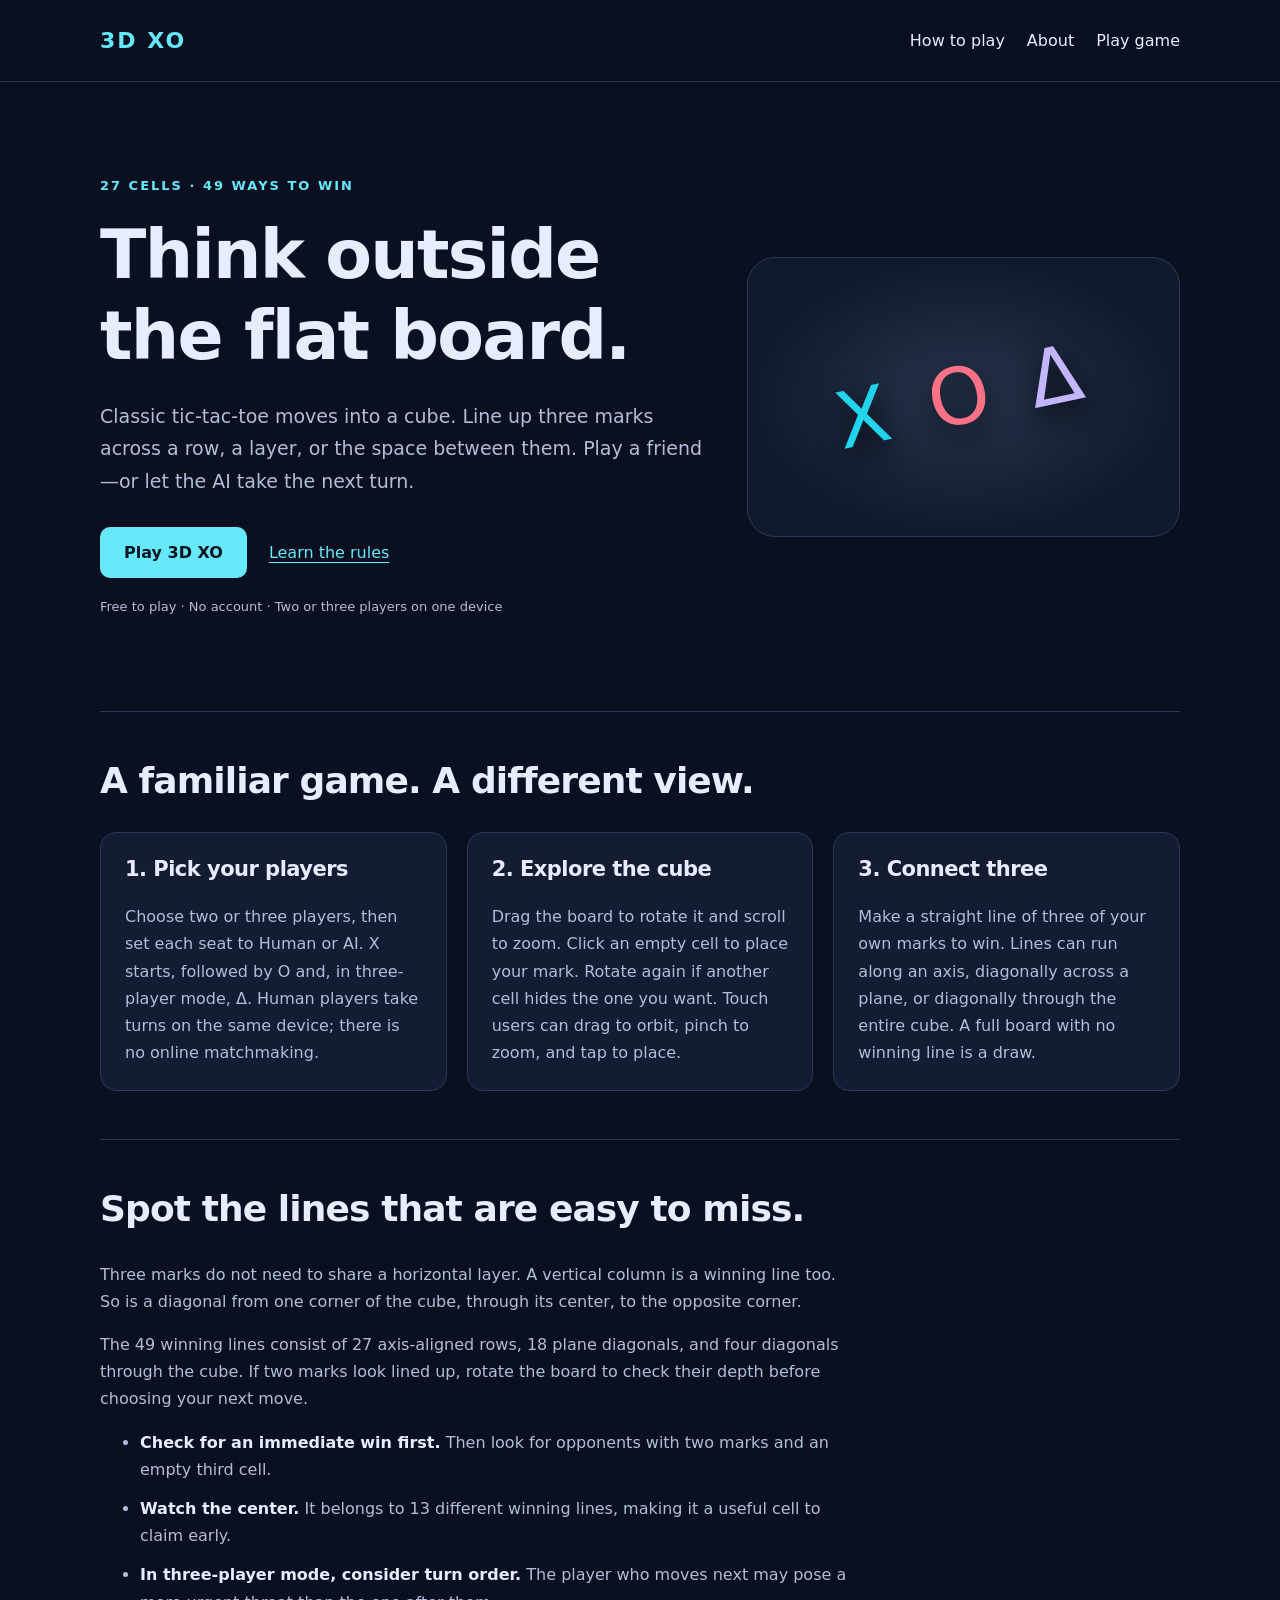
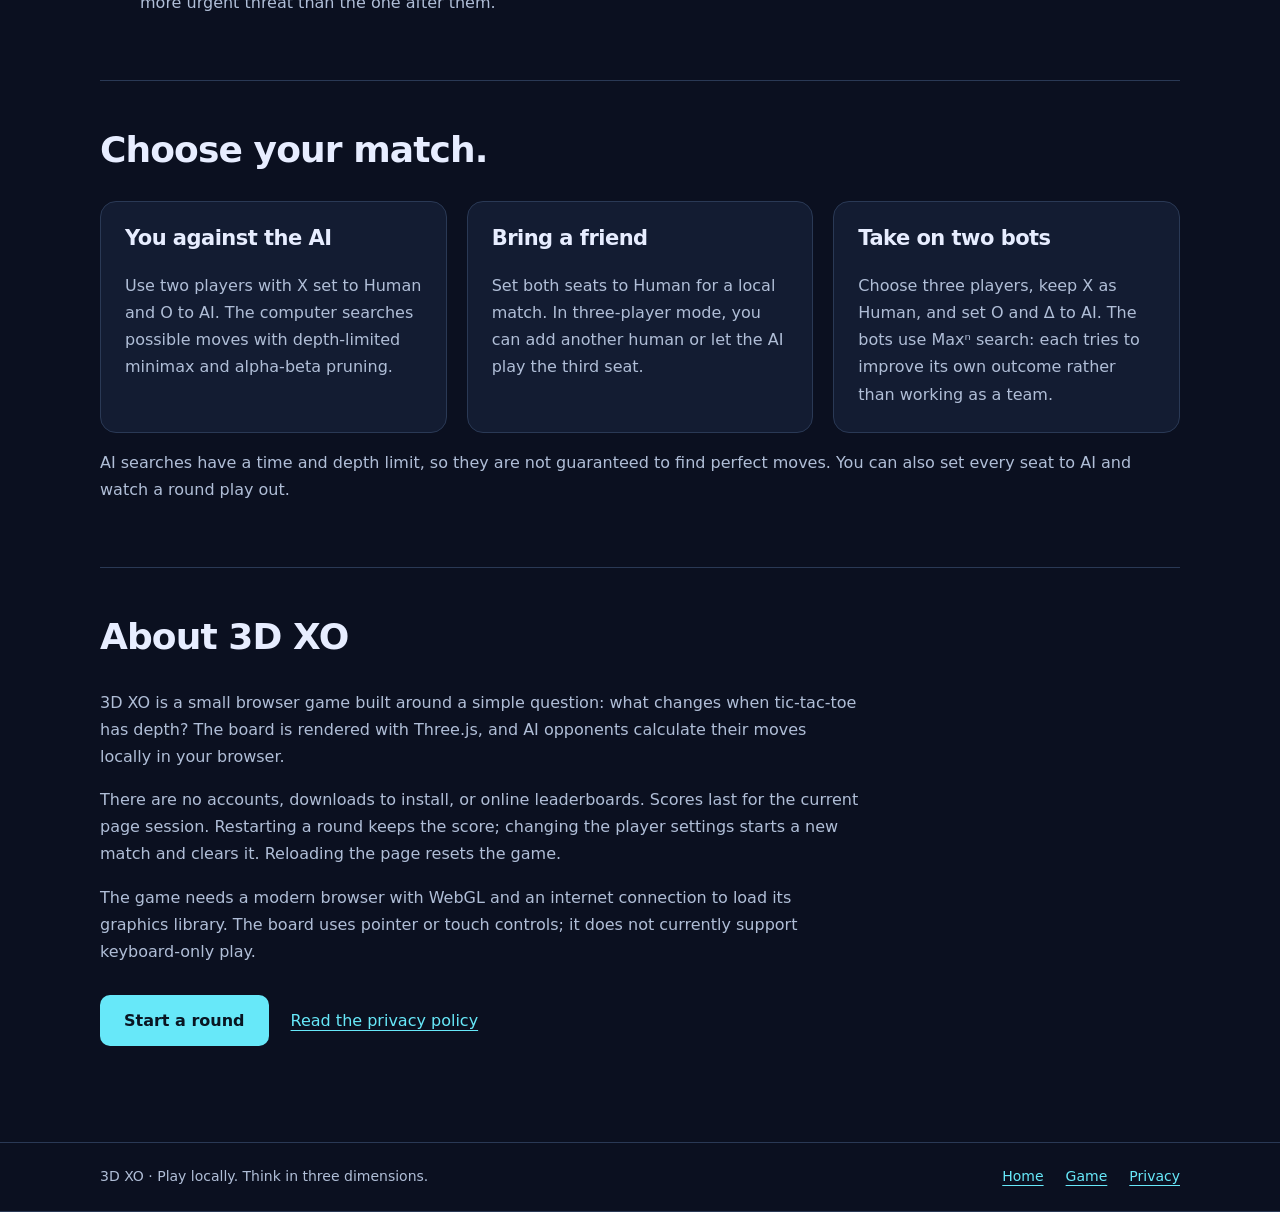
<file: index.html>
<!DOCTYPE html>
<html lang="en">
<head>
<meta charset="utf-8">
<meta name="viewport" content="width=device-width, initial-scale=1">
<meta name="description" content="Play 3D XO, a free 3×3×3 tic-tac-toe game for two or three players. Challenge local friends or AI opponents and learn to spot winning lines through the cube.">
<title>3D XO — Tic-tac-toe, with another dimension</title>
<link rel="stylesheet" href="site.css">
</head>
<body>
<header><nav class="wrap" aria-label="Main navigation"><a class="brand" href="index.html">3D XO</a><div class="links"><a href="#how-to-play">How to play</a><a href="#about">About</a><a href="xo-3d.html">Play game</a></div></nav></header>
<main class="wrap">
<div class="hero">
  <div><p class="eyebrow">27 cells · 49 ways to win</p><h1>Think outside<br>the flat board.</h1><p class="lead">Classic tic-tac-toe moves into a cube. Line up three marks across a row, a layer, or the space between them. Play a friend—or let the AI take the next turn.</p><div class="actions"><a class="button" href="xo-3d.html">Play 3D XO</a><a href="#how-to-play">Learn the rules</a></div><p class="fine">Free to play · No account · Two or three players on one device</p></div>
  <div class="art" aria-hidden="true"><div class="symbols"><span>X</span> <span>O</span> <span>Δ</span></div></div>
</div>
<section id="how-to-play"><h2>A familiar game. A different view.</h2><div class="cards">
  <article class="card"><h3>1. Pick your players</h3><p>Choose two or three players, then set each seat to Human or AI. X starts, followed by O and, in three-player mode, Δ. Human players take turns on the same device; there is no online matchmaking.</p></article>
  <article class="card"><h3>2. Explore the cube</h3><p>Drag the board to rotate it and scroll to zoom. Click an empty cell to place your mark. Rotate again if another cell hides the one you want. Touch users can drag to orbit, pinch to zoom, and tap to place.</p></article>
  <article class="card"><h3>3. Connect three</h3><p>Make a straight line of three of your own marks to win. Lines can run along an axis, diagonally across a plane, or diagonally through the entire cube. A full board with no winning line is a draw.</p></article>
</div></section>
<section><div class="copy"><h2>Spot the lines that are easy to miss.</h2><p>Three marks do not need to share a horizontal layer. A vertical column is a winning line too. So is a diagonal from one corner of the cube, through its center, to the opposite corner.</p><p>The 49 winning lines consist of 27 axis-aligned rows, 18 plane diagonals, and four diagonals through the cube. If two marks look lined up, rotate the board to check their depth before choosing your next move.</p><ul><li><strong>Check for an immediate win first.</strong> Then look for opponents with two marks and an empty third cell.</li><li><strong>Watch the center.</strong> It belongs to 13 different winning lines, making it a useful cell to claim early.</li><li><strong>In three-player mode, consider turn order.</strong> The player who moves next may pose a more urgent threat than the one after them.</li></ul></div></section>
<section><h2>Choose your match.</h2><div class="cards"><article class="card"><h3>You against the AI</h3><p>Use two players with X set to Human and O to AI. The computer searches possible moves with depth-limited minimax and alpha-beta pruning.</p></article><article class="card"><h3>Bring a friend</h3><p>Set both seats to Human for a local match. In three-player mode, you can add another human or let the AI play the third seat.</p></article><article class="card"><h3>Take on two bots</h3><p>Choose three players, keep X as Human, and set O and Δ to AI. The bots use Maxⁿ search: each tries to improve its own outcome rather than working as a team.</p></article></div><p>AI searches have a time and depth limit, so they are not guaranteed to find perfect moves. You can also set every seat to AI and watch a round play out.</p></section>
<section id="about"><div class="copy"><h2>About 3D XO</h2><p>3D XO is a small browser game built around a simple question: what changes when tic-tac-toe has depth? The board is rendered with Three.js, and AI opponents calculate their moves locally in your browser.</p><p>There are no accounts, downloads to install, or online leaderboards. Scores last for the current page session. Restarting a round keeps the score; changing the player settings starts a new match and clears it. Reloading the page resets the game.</p><p>The game needs a modern browser with WebGL and an internet connection to load its graphics library. The board uses pointer or touch controls; it does not currently support keyboard-only play.</p><div class="actions"><a class="button" href="xo-3d.html">Start a round</a><a href="privacy.html">Read the privacy policy</a></div></div></section>
</main>
<footer><div class="wrap footer-inner"><p>3D XO · Play locally. Think in three dimensions.</p><div class="footer-links"><a href="index.html">Home</a><a href="xo-3d.html">Game</a><a href="privacy.html">Privacy</a></div></div></footer>
</body>
</html>
</file>
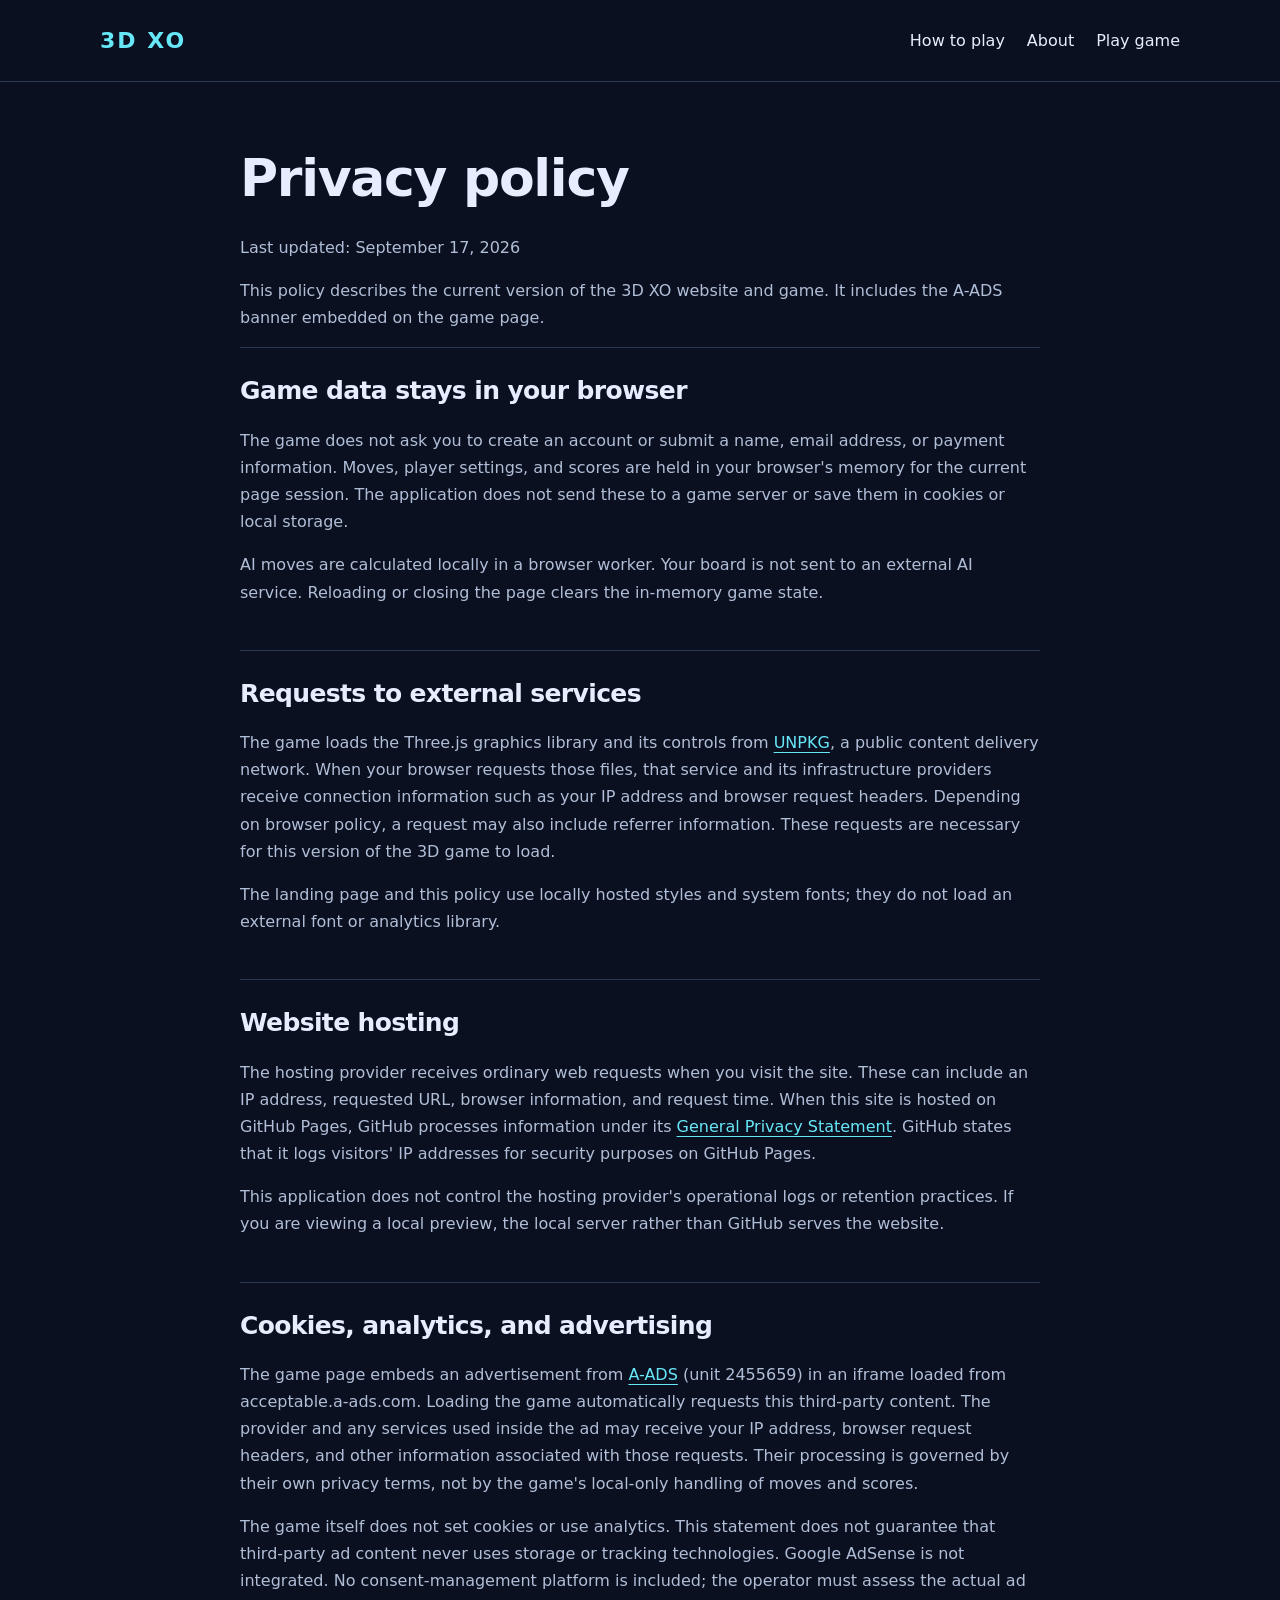
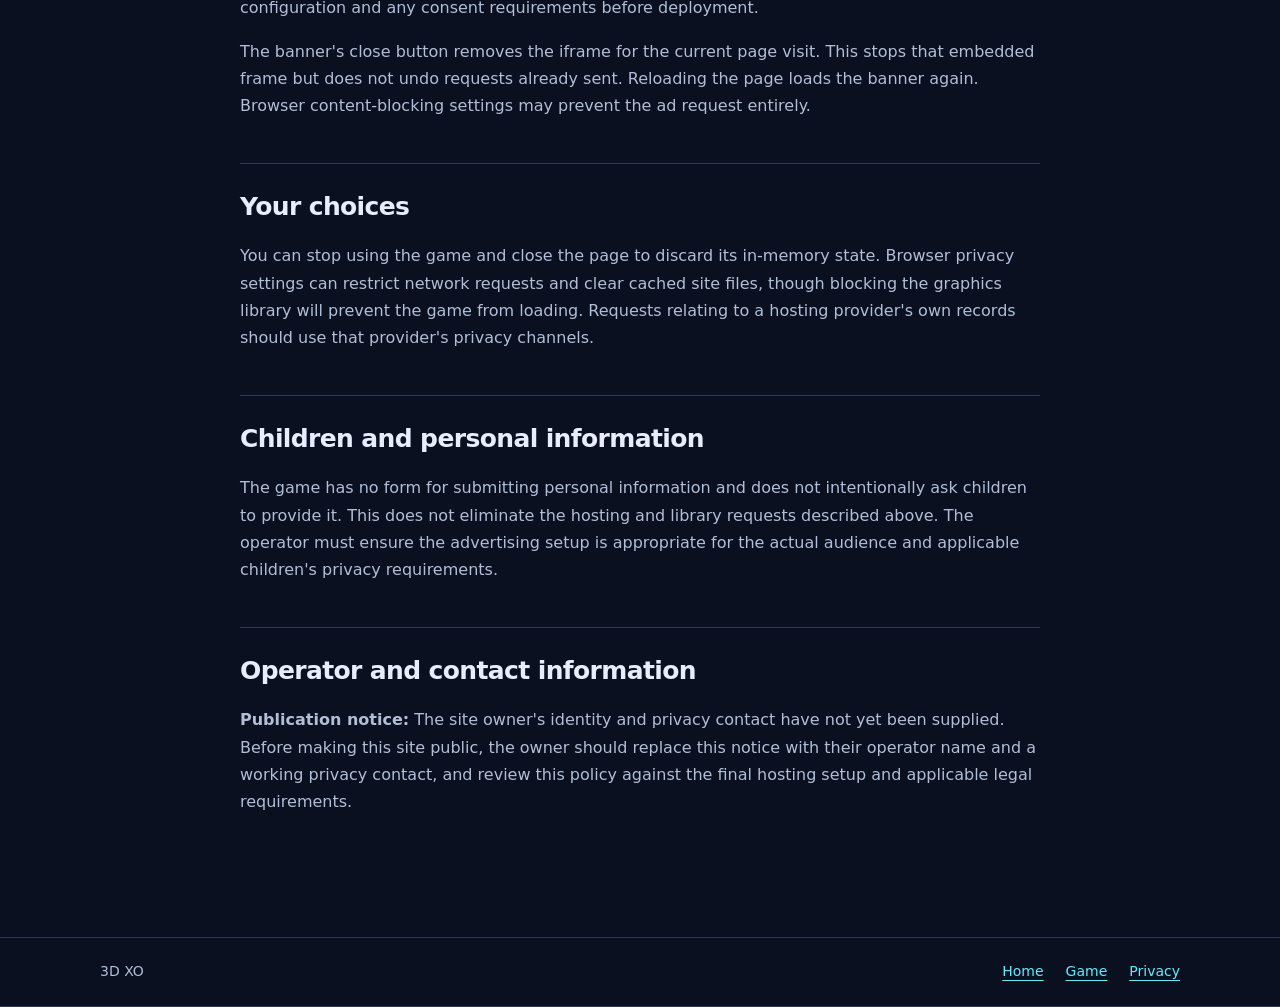
<file: privacy.html>
<!DOCTYPE html>
<html lang="en">
<head>
<meta charset="utf-8">
<meta name="viewport" content="width=device-width, initial-scale=1">
<meta name="description" content="How the current version of 3D XO handles game data, third-party library requests, hosting, and privacy.">
<title>Privacy policy — 3D XO</title>
<link rel="stylesheet" href="site.css">
</head>
<body>
<header><nav class="wrap" aria-label="Main navigation"><a class="brand" href="index.html">3D XO</a><div class="links"><a href="index.html#how-to-play">How to play</a><a href="index.html#about">About</a><a href="xo-3d.html">Play game</a></div></nav></header>
<main class="wrap policy">
<h1>Privacy policy</h1>
<p>Last updated: September 17, 2026</p>
<p>This policy describes the current version of the 3D XO website and game. It includes the A-ADS banner embedded on the game page.</p>
<section><h2>Game data stays in your browser</h2><p>The game does not ask you to create an account or submit a name, email address, or payment information. Moves, player settings, and scores are held in your browser's memory for the current page session. The application does not send these to a game server or save them in cookies or local storage.</p><p>AI moves are calculated locally in a browser worker. Your board is not sent to an external AI service. Reloading or closing the page clears the in-memory game state.</p></section>
<section><h2>Requests to external services</h2><p>The game loads the Three.js graphics library and its controls from <a href="https://unpkg.com/">UNPKG</a>, a public content delivery network. When your browser requests those files, that service and its infrastructure providers receive connection information such as your IP address and browser request headers. Depending on browser policy, a request may also include referrer information. These requests are necessary for this version of the 3D game to load.</p><p>The landing page and this policy use locally hosted styles and system fonts; they do not load an external font or analytics library.</p></section>
<section><h2>Website hosting</h2><p>The hosting provider receives ordinary web requests when you visit the site. These can include an IP address, requested URL, browser information, and request time. When this site is hosted on GitHub Pages, GitHub processes information under its <a href="https://docs.github.com/en/site-policy/privacy-policies/github-general-privacy-statement">General Privacy Statement</a>. GitHub states that it logs visitors' IP addresses for security purposes on GitHub Pages.</p><p>This application does not control the hosting provider's operational logs or retention practices. If you are viewing a local preview, the local server rather than GitHub serves the website.</p></section>
<section><h2>Cookies, analytics, and advertising</h2><p>The game page embeds an advertisement from <a href="https://a-ads.com/">A-ADS</a> (unit 2455659) in an iframe loaded from acceptable.a-ads.com. Loading the game automatically requests this third-party content. The provider and any services used inside the ad may receive your IP address, browser request headers, and other information associated with those requests. Their processing is governed by their own privacy terms, not by the game's local-only handling of moves and scores.</p><p>The game itself does not set cookies or use analytics. This statement does not guarantee that third-party ad content never uses storage or tracking technologies. Google AdSense is not integrated. No consent-management platform is included; the operator must assess the actual ad configuration and any consent requirements before deployment.</p><p>The banner's close button removes the iframe for the current page visit. This stops that embedded frame but does not undo requests already sent. Reloading the page loads the banner again. Browser content-blocking settings may prevent the ad request entirely.</p></section>
<section><h2>Your choices</h2><p>You can stop using the game and close the page to discard its in-memory state. Browser privacy settings can restrict network requests and clear cached site files, though blocking the graphics library will prevent the game from loading. Requests relating to a hosting provider's own records should use that provider's privacy channels.</p></section>
<section><h2>Children and personal information</h2><p>The game has no form for submitting personal information and does not intentionally ask children to provide it. This does not eliminate the hosting and library requests described above. The operator must ensure the advertising setup is appropriate for the actual audience and applicable children's privacy requirements.</p></section>
<section><h2>Operator and contact information</h2><p><strong>Publication notice:</strong> The site owner's identity and privacy contact have not yet been supplied. Before making this site public, the owner should replace this notice with their operator name and a working privacy contact, and review this policy against the final hosting setup and applicable legal requirements.</p></section>
</main>
<footer><div class="wrap footer-inner"><p>3D XO</p><div class="footer-links"><a href="index.html">Home</a><a href="xo-3d.html">Game</a><a href="privacy.html" aria-current="page">Privacy</a></div></div></footer>
</body>
</html>
</file>
<file: site.css>
:root { color-scheme: dark; --bg: #0b1020; --panel: #131c32; --text: #e7edff; --muted: #b0bed7; --accent: #67e8f9; --border: #2a3955; }
* { box-sizing: border-box; }
body { margin: 0; background: var(--bg); color: var(--text); font-family: system-ui, -apple-system, sans-serif; line-height: 1.7; }
a { color: var(--accent); text-underline-offset: 4px; }
a:hover { color: white; }
:focus-visible { outline: 3px solid var(--accent); outline-offset: 5px; }
.wrap { width: min(1080px, 100% - 40px); margin: auto; }
header, footer { border-bottom: 1px solid var(--border); }
nav, .footer-inner { display: flex; flex-wrap: wrap; justify-content: space-between; align-items: center; gap: 16px; padding: 22px 0; }
nav .links, .footer-links { display: flex; flex-wrap: wrap; gap: 22px; }
.brand { font-size: 22px; letter-spacing: 2px; font-weight: 800; text-decoration: none; }
nav .links a { color: var(--text); text-decoration: none; }
.hero { display: grid; grid-template-columns: 1.4fr 1fr; align-items: center; gap: 40px; padding: 80px 0; }
.eyebrow { color: var(--accent); text-transform: uppercase; font-size: 13px; font-weight: 700; letter-spacing: 2px; }
h1, h2, h3 { line-height: 1.18; letter-spacing: -.025em; }
h1 { font-size: clamp(38px, 6vw, 68px); margin: 18px 0 24px; }
h2 { font-size: clamp(27px, 4vw, 36px); margin-top: 0; }
h3 { font-size: 21px; }
p { color: var(--muted); }
.lead { font-size: 19px; max-width: 650px; }
.actions { display: flex; flex-wrap: wrap; align-items: center; gap: 22px; margin: 30px 0 18px; }
.button { display: inline-block; padding: 12px 24px; border-radius: 10px; background: var(--accent); color: #091522; text-decoration: none; font-weight: 750; }
.button:hover { background: #a5f3fc; color: #091522; }
.fine { font-size: 13px; }
.art { min-height: 280px; display: grid; place-items: center; border-radius: 28px; background: radial-gradient(ellipse at center, #26354d, #11192c 70%); border: 1px solid var(--border); }
.symbols { font-size: clamp(48px, 7vw, 78px); letter-spacing: 8px; transform: rotate(-12deg); text-shadow: 0 12px 30px #000; }
.symbols span:first-child { color: #22d3ee; }.symbols span:nth-child(2) { color: #fb7185; }.symbols span:nth-child(3) { color: #c4b5fd; }
section { padding: 48px 0; border-top: 1px solid var(--border); scroll-margin-top: 24px; }
.cards { display: grid; grid-template-columns: repeat(3, 1fr); gap: 20px; }
.card { background: var(--panel); border: 1px solid var(--border); padding: 24px; border-radius: 16px; }
.card h3 { margin-top: 0; }.card p:last-child { margin-bottom: 0; }
li { margin-bottom: 12px; color: var(--muted); }
li strong { color: var(--text); }
.copy { max-width: 760px; }
.policy { max-width: 800px; padding: 48px 0; }.policy h1 { font-size: clamp(36px, 5vw, 52px); }.policy section { padding: 28px 0; }.policy h2 { font-size: 25px; }
footer { margin-top: 30px; border-top: 1px solid var(--border); font-size: 14px; }.footer-inner p { margin: 0; }
@media (max-width: 720px) { .hero { grid-template-columns: 1fr; padding: 42px 0; gap: 28px; }.art { min-height: 180px; }.cards { grid-template-columns: 1fr; }.wrap { width: calc(100% - 32px); } nav .links { gap: 14px; } }
</file>
